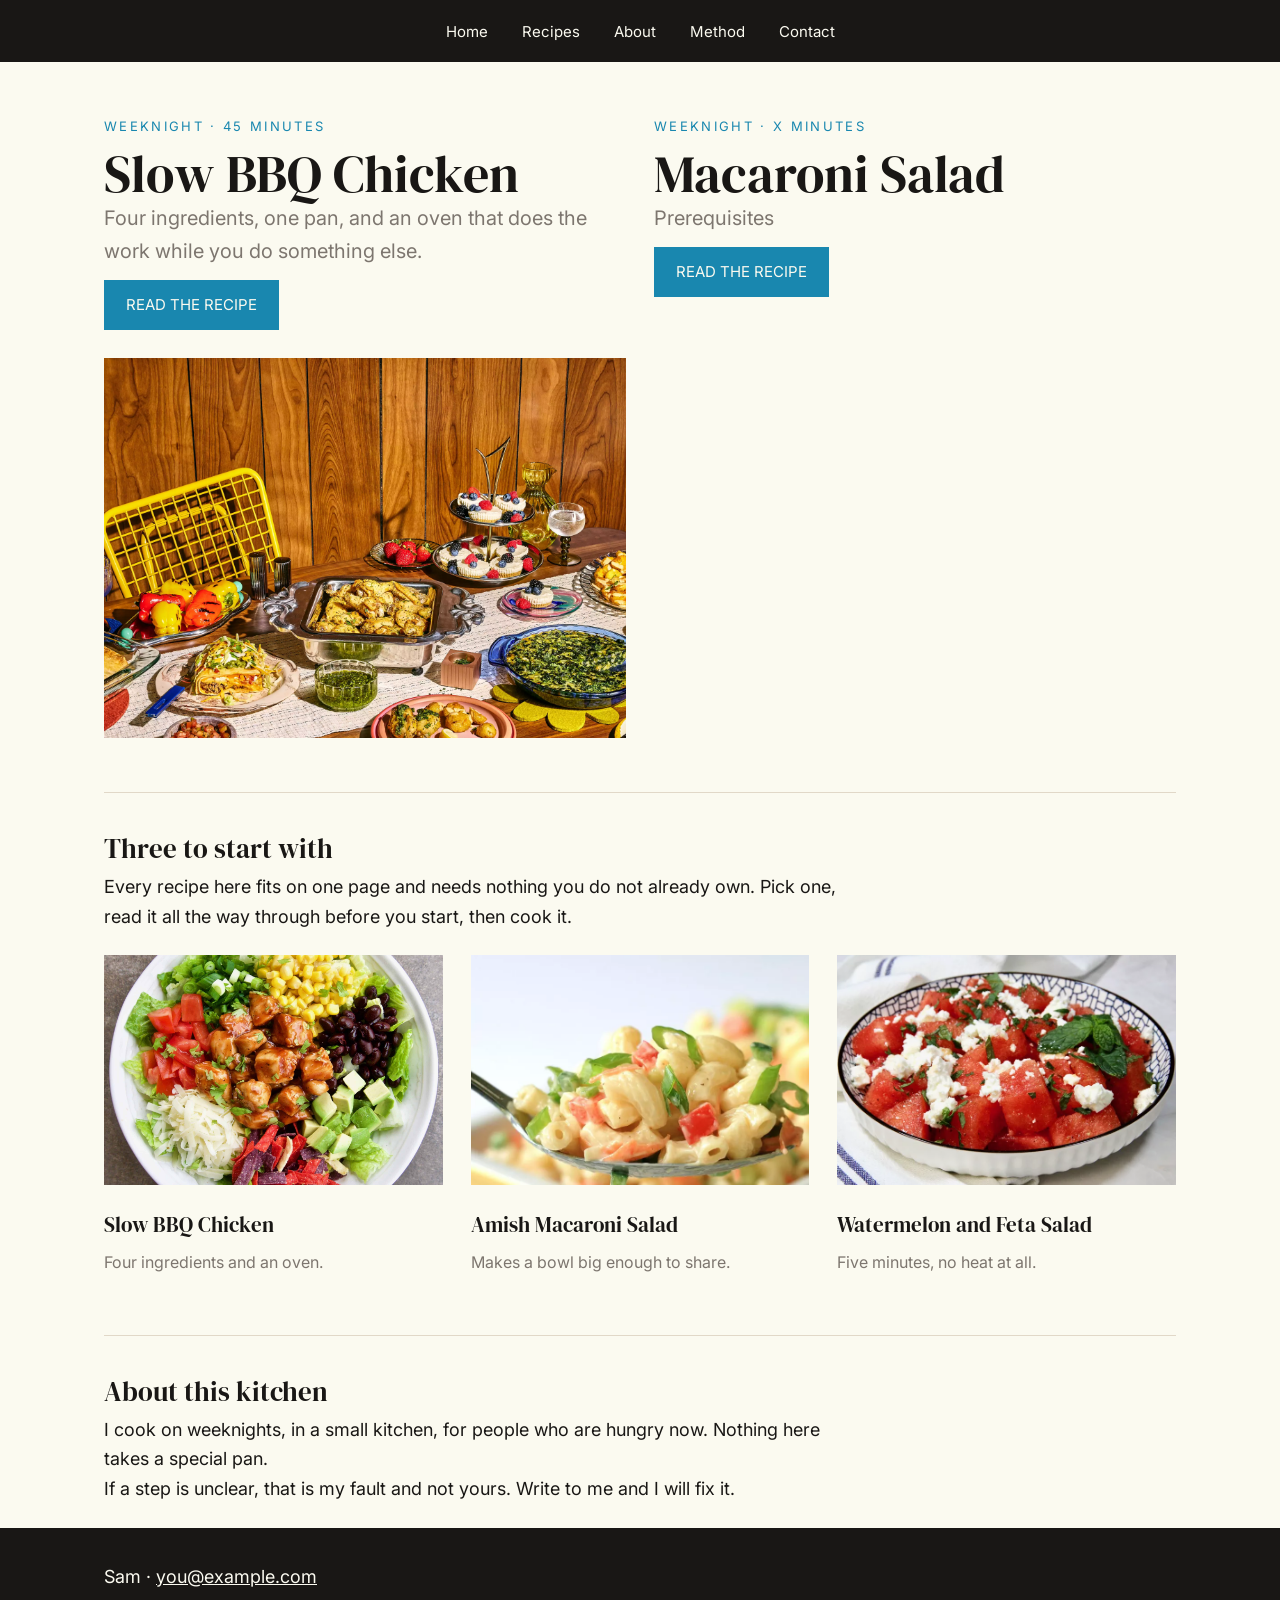
<file: index.html>
<!DOCTYPE html>
<html lang="en">
<head>
    <meta charset="UTF-8">
    <meta name="viewport" content="width=device-width, initial-scale=1.0">
    <title>Sam's Dope Chicken</title>
    <link rel="preconnect" href="https:/fonts.googleapis.com">
    <link rel="preconnect" href="https:/fonts.gstatic.com" crossorigin>
    <link href="https:/fonts.googleapis.com/css2?family=DM+Serif+Display&family=Inter:wght@400;500;600&display=swap" rel="stylesheet">
    <link rel="stylesheet" href="css/styles.css">
</head>
<body id="top">
    <nav class="site-nav">
        <ul>
            <li><a href="index.html">Home</a></li>
            <li><a href="#cards">Recipes</a></li>
            <li><a href="#about">About</a></li>
            <li><a href="#method">Method</a></li>
            <li><a href="mailto:you@example.com">Contact</a></li>
        </ul>
    </nav>
    <main>
        <header class="hero">
            <div>
                <p class="eyebrow">Weeknight &middot; 45 minutes</p>
                <h1>Slow BBQ Chicken</h1>
                <p class="lede">Four ingredients, one pan, and an oven that does the work while you do something else.</p>
                <a class="button" href="recipes/bbq-chicken.html">Read the recipe</a>
            </div>
            <div>
                <p class="eyebrow">Weeknight &middot; X minutes</p>
                <h1>Macaroni Salad</h1>
                <p class="lede">Prerequisites</p>
                <a class="button" href="recipes/macaroni-salad.html">Read the recipe</a>
            </div>
            <img src="images/homepage.webp" alt="A plate of BBQ chicken">
        </header>
        <section class="section-head" id="cards">
            <h2>Three to start with</h2>
            <p>Every recipe here fits on one page and needs nothing you do not already own. Pick one, read it all the way through before you start, then cook it.</p>
        </section>
        <section class="cards">
            <article class="card">
                <img src="images/bbq-chicken-card.jpeg" alt="BBQ chicken thighs">
                <h3>Slow BBQ Chicken</h3>
                <p>Four ingredients and an oven.</p>
            </article>
            <article class="card">
                <img src="images/amish-macaroni-salad-card.webp" alt="A bowl of macaroni salad">
                <h3>Amish Macaroni Salad</h3>
                <p>Makes a bowl big enough to share.</p>
            </article>
            <article class="card">
                <img src="images/Watermelon-salad-card.webp" alt="Watermelon with feta and mint">
                <h3>Watermelon and Feta Salad</h3>
                <p>Five minutes, no heat at all.</p>
            </article>
        </section>
        <section class="section-head" id="about">
            <h2>About this kitchen</h2>
            <p>I cook on weeknights, in a small kitchen, for people who are hungry now. Nothing here takes a special pan.</p>
            <p>If a step is unclear, that is my fault and not yours. Write to me and I will fix it.</p>
        </section>
    </main>
    <footer class="site-footer">
        <div class="inner">
            <p>Sam &middot; <a href="mailto:you@example.com">you@example.com</a></p>
        </div>
    </footer>
</body>
</html>
</file>
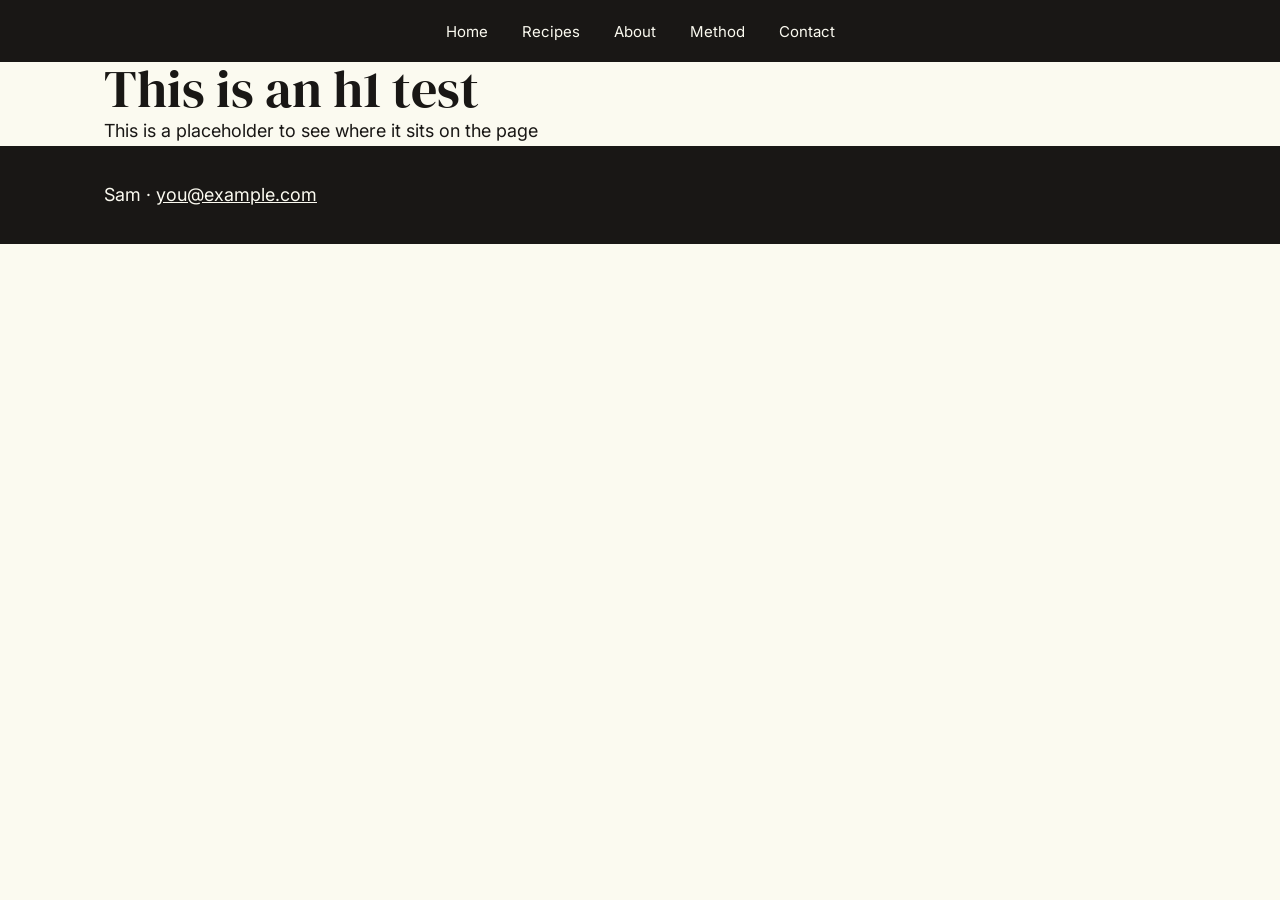
<file: template.html>
<!DOCTYPE html>
<html lang="en">
<head>
    <meta charset="UTF-8">
    <meta name="viewport" content="width=device-width, initial-scale=1.0">
    <title>Template</title>
    <link rel="preconnect" href="https:/fonts.googleapis.com">
    <link rel="preconnect" href="https:/fonts.gstatic.com" crossorigin>
    <link href="https:/fonts.googleapis.com/css2?family=DM+Serif+Display&family=Inter:wght@400;500;600&display=swap" rel="stylesheet">
    <link rel="stylesheet" href="css/styles.css">
</head>
<body id="top">
    <nav class="site-nav">
        <ul>
            <li><a href="index.html">Home</a></li>
            <li><a href="#cards">Recipes</a></li>
            <li><a href="#about">About</a></li>
            <li><a href="#method">Method</a></li>
            <li><a href="mailto:you@example.com">Contact</a></li>
        </ul>
    </nav>
    <main>
        <h1>This is an h1 test</h1>
        <p>This is a placeholder to see where it sits on the page</p>
    </main>
    <footer class="site-footer">
        <div class="inner">
            <p>Sam &middot; <a href="mailto:you@example.com">you@example.com</a></p>
        </div>
    </footer>
</body>
</html>
</file>
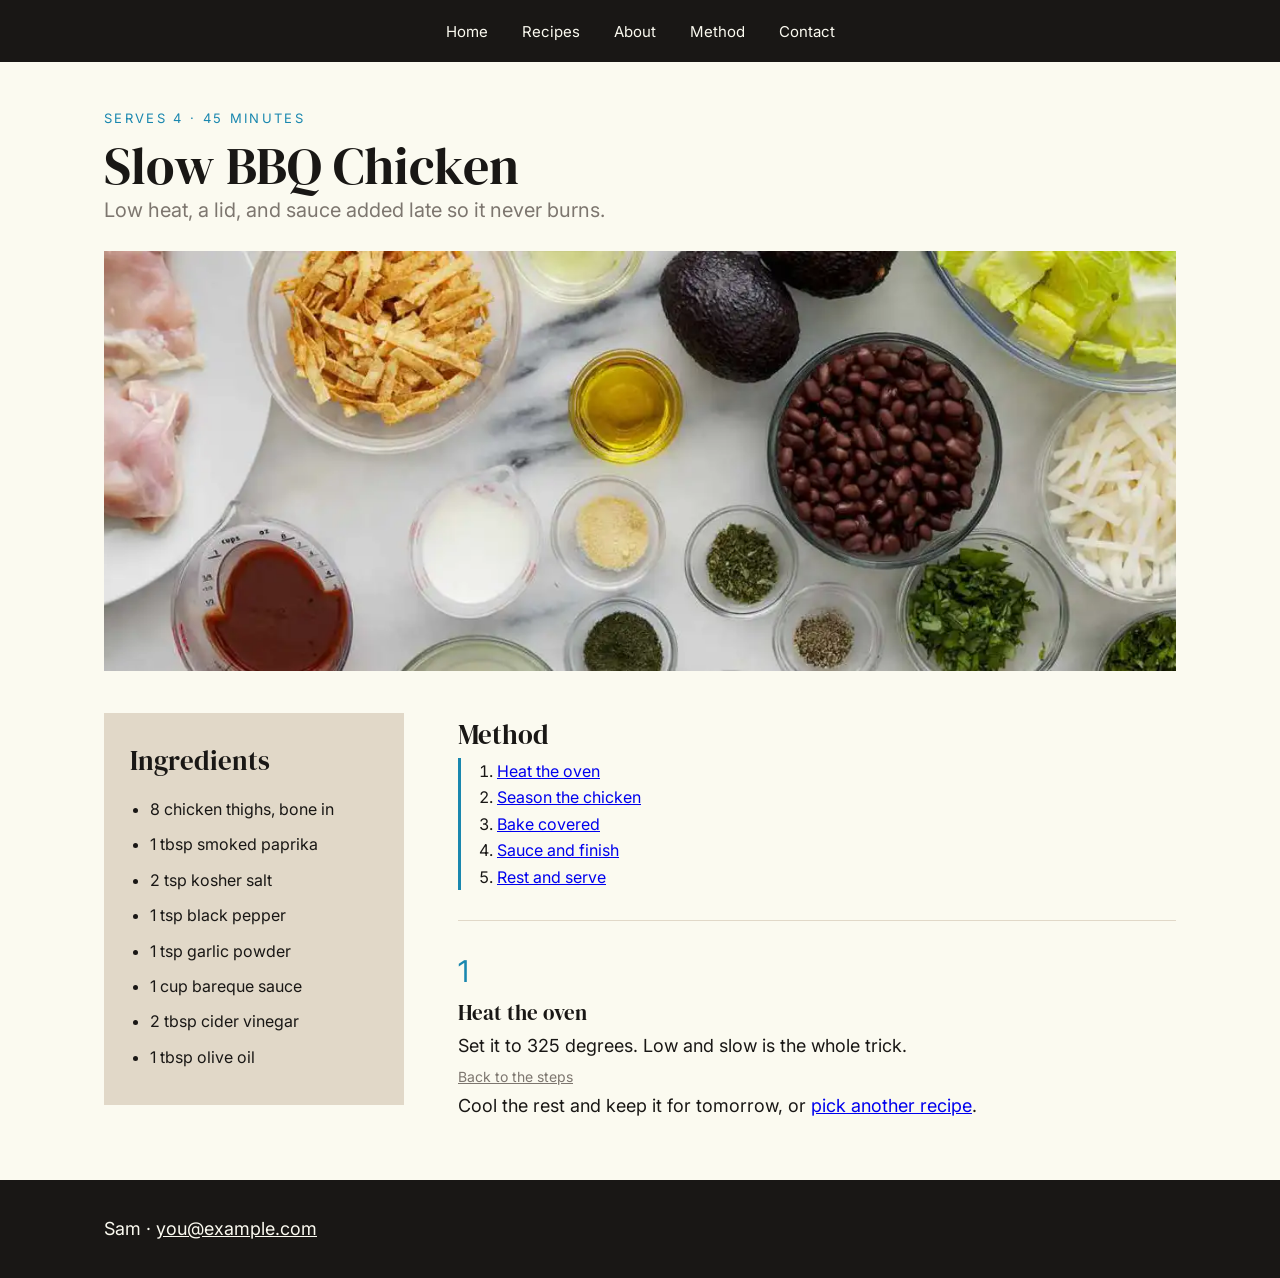
<file: recipes/bbq-chicken.html>
<!DOCTYPE html>
<html lang="en">
<head>
    <meta charset="UTF-8">
    <meta name="viewport" content="width=device-width, initial-scale=1.0">
    <title>Template</title>
    <link rel="preconnect" href="https:/fonts.googleapis.com">
    <link rel="preconnect" href="https:/fonts.gstatic.com" crossorigin>
    <link href="https:/fonts.googleapis.com/css2?family=DM+Serif+Display&family=Inter:wght@400;500;600&display=swap" rel="stylesheet">
    <link rel="stylesheet" href="../css/styles.css">
</head>
<body id="top">
    <nav class="site-nav">
        <ul>
            <li><a href="../index.html">Home</a></li>
            <li><a href="#cards">Recipes</a></li>
            <li><a href="#about">About</a></li>
            <li><a href="#method">Method</a></li>
            <li><a href="mailto:you@example.com">Contact</a></li>
        </ul>
    </nav>
    <main>
        <header class="recipe-hero">
            <p class="eyebrow"> Serves 4 &middot; 45 minutes</p>
            <h1>Slow BBQ Chicken</h1>
            <p class="lede">Low heat, a lid, and sauce added late so it never burns.</p>
            <img src="../images/bbq-chicken-banner.webp" alt="A tray of BBQ chicken">
        </header>
        <div class="recipe-body">
            <aside class="ingredients">
                <h2>Ingredients</h2>
                <ul>
                    <li>8 chicken thighs, bone in</li>
                    <li>1 tbsp smoked paprika</li>
                    <li>2 tsp kosher salt</li>
                    <li>1 tsp black pepper</li>
                    <li>1 tsp garlic powder</li>
                    <li>1 cup bareque sauce</li>
                    <li>2 tbsp cider vinegar</li>
                    <li>1 tbsp olive oil</li>
                </ul>
            </aside>
            <section id="method">
                <h2>Method</h2>
                <nav class="jump">
                    <ol>
                        <li><a href=#step-1>Heat the oven</a></li>
                        <li><a href=#step-2>Season the chicken</a></li>
                        <li><a href=#step-3>Bake covered</a></li>
                        <li><a href=#step-4>Sauce and finish</a></li>
                        <li><a href=#step-5>Rest and serve</a></li>
                    </ol>
                </nav>
                <article class="step" id="step-1">
                    <span class="num">1</span>
                    <h3>Heat the oven</h3>
                    <p>Set it to 325 degrees. Low and slow is the whole trick.</p>
                    <p><a class="back" href="#method">Back to the steps</a></p>
                    <p>Cool the rest and keep it for tomorrow, or <a href="../index.html#cards">pick another recipe</a>.</p>
                </article>
            </section>
        </div>
    </main>
    <footer class="site-footer">
        <div class="inner">
            <p>Sam &middot; <a href="mailto:you@example.com">you@example.com</a></p>
        </div>
    </footer>
</body>
</html>
</file>
<file: css/styles.css>
/* COLORS
    ink #191715
    paper #fbfaf0
    bone #e1d8c8
    accent #1987af
    muted #7d766f */

* {
    box-sizing: border-box;
    margin: 0;
    padding: 0;
}
body {
    background: #fbfaf0;
    color: #191715;
    font-family: 'Inter', Helvetica, Arial, sans-serif;
    font-size: 18px;
    line-height: 1.65;
}
h1, h2, h3 {
    font-family: 'DM Serif Display', Georgia, serif;
    font-weight: 400;
}
h1 {
    font-size: 52px;
    line-height: 1.05;
}
main {
    max-width: 1120px;
    margin: 0 auto;
    padding: 0 24px;
}

.site-nav {
    background: #191715;
}
.site-nav ul {
    list-style: none;
    display: grid;
    grid-template: auto / auto auto auto auto auto;
    gap: 34px;
    width: max-content;
    margin: 0 auto;
    padding: 16px 24px;
}
.site-nav a {
    color: #fbfaf0;
    text-decoration: none;
    font-size: 15px;
}
.site-footer {
    background: #191715;
    color: #fbfaf0;
}
.site-footer .inner {
    display: grid;
    grid-template: auto / 1fr 1fr;
    max-width: 1120px;
    margin: 0 auto;
    padding: 34px 24px;
}
.site-footer a {
    color: #fbfaf0;
}
.site-footer .right {
    text-align: right;
}
.hero {
    display: grid;
    grid-template: auto / 1fr 1fr;
    gap: 28px;
    padding: 54px 0;
}
.hero img {
    width: 100%;
    height: 380px;
    object-fit: cover;
}
.eyebrow {
    font-size: 13px;
    text-transform: uppercase;
    letter-spacing: 0.18em;
    color: #1987af;
    margin-bottom: 10px;
}
.lede {
    font-size: 20px;
    color: #7d766f;
}
.button {
    display: inline-block;
    background: #1987af;
    color: #fbfaf0;
    text-decoration: none;
    font-size: 15px;
    padding: 13px 22px;
    margin-top: 12px;
    text-transform: uppercase;
}
/* Commented out the button class/rule. This pretty much broke it 
entirely since all of the visual and functional elements are 
present here. Nothing was visible and clicking where it was
did nothing.*/
.section-head {
    border-top: 1px solid #e1d8c8;
    padding: 34px 0 24px;
}
.section-head p {
    max-width: 68ch;
}
.cards {
    display: grid;
    grid-template: auto / 1fr 1fr 1fr;
    gap: 28px;
    padding-bottom: 60px;
}
.card img {
    width: 100%;
    height: 230px;
    object-fit: cover;
}
.card h3 {
    margin: 14px 0 6px;
}
.card p {
    font-size: 16px;
    color: #7d766f;
}
.recipe-hero {
    padding: 46px 0 34px;
}
.recipe-hero img {
    width: 100%;
    height: 420px;
    object-fit: cover;
    margin-top: 24px;
}
.recipe-body {
    display: grid;
    grid-template: auto / 300px 1fr;
    gap: 54px;
    padding-bottom: 60px;
}
.ingredients {
    background: #e1d8c8;
    padding: 26px;
    align-self: start;
}
.ingredients ul {
    margin: 12px 0 0 20px;
}
.ingredients li {
    margin-bottom: 9px;
    font-size: 16px;
}
.jump {
    border-left: 3px solid #1987af;
    padding-left: 18px;
    margin-bottom: 30px;
}
.jump ol {
    margin-left: 18px;
}
.jump li {
    font-size: 16px;
}
.step {
    border-top: 1px solid #e1d8c8;
    padding-top: 26px;
    margin-top: 26px;
}
.step .num {
    font-size: 30px;
    color: #1987af;
    display: block;
}
.back {
    font-size: 14px;
    color: #7d766f;
}
</file>
